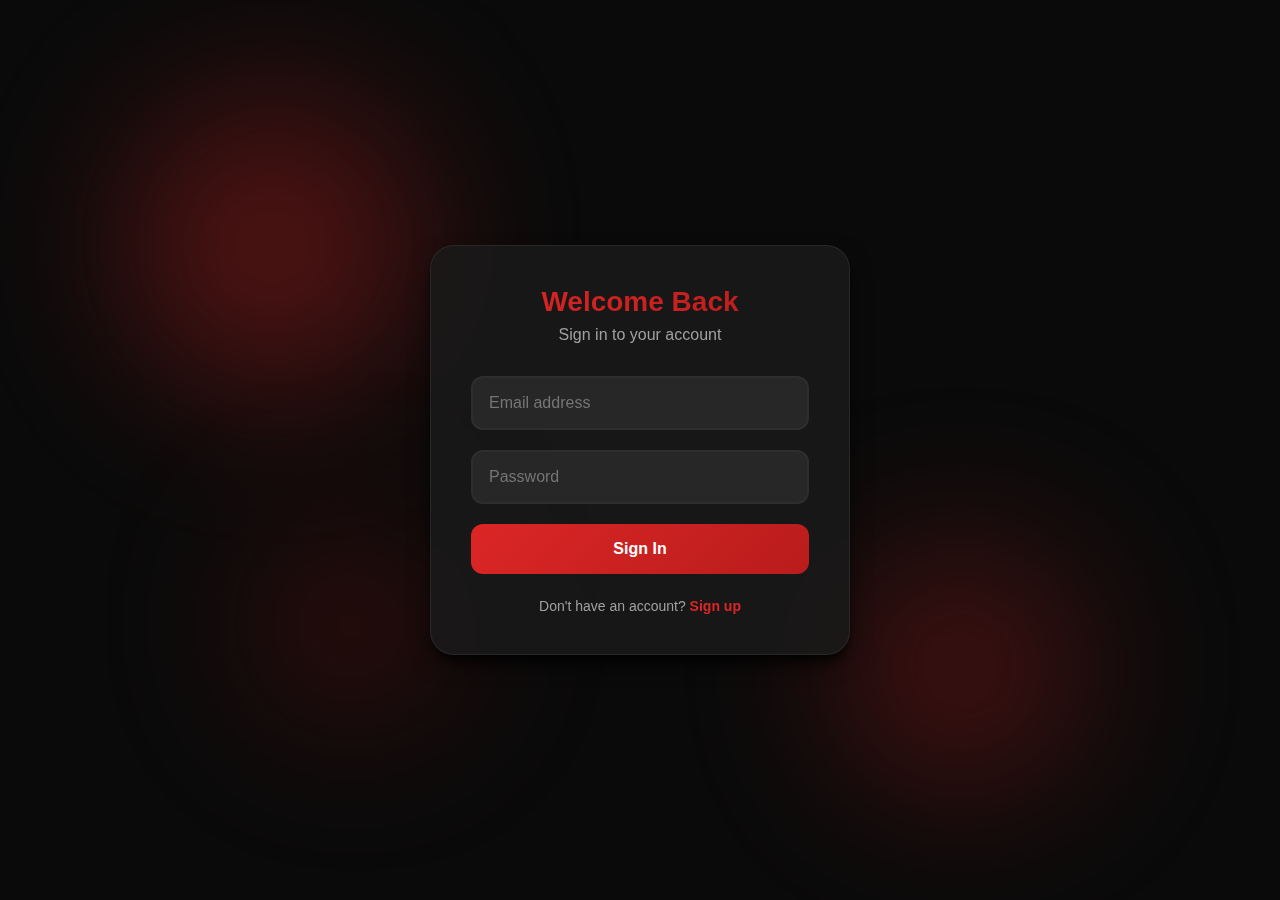
<file: index.html>
<!DOCTYPE html>
<html lang="en">
<head>
    <meta charset="UTF-8">
    <meta name="viewport" content="width=device-width, initial-scale=1.0">
    <title>Login - Modern Auth</title>
    <link rel="stylesheet" href="styles.css">
</head>
<body>
    <div class="container">
        <!-- Background blur elements -->
        <div class="blur-element blur-1"></div>
        <div class="blur-element blur-2"></div>
        <div class="blur-element blur-3"></div>
        
        <!-- Main content -->
        <div class="auth-container">
            <div class="auth-card">
                <div class="card-header">
                    <h1>Welcome Back</h1>
                    <p>Sign in to your account</p>
                </div>
                
                <form class="auth-form" id="loginForm">
                    <div class="form-group">
                        <div class="input-wrapper">
                            <input type="email" id="email" placeholder="Email address" required>
                            <div class="input-focus-border"></div>
                        </div>
                    </div>
                    
                    <div class="form-group">
                        <div class="input-wrapper">
                            <input type="password" id="password" placeholder="Password" required>
                            <div class="input-focus-border"></div>
                            <button type="button" class="toggle-password">
                                <i class="fas fa-eye"></i>
                            </button>
                        </div>
                    </div>
                    
                    <button type="submit" class="submit-btn">
                        <span>Sign In</span>
                    </button>
                </form>
                
                <div class="auth-footer">
                    <p>Don't have an account? <a href="register.html" class="link-btn">Sign up</a></p>
                </div>
            </div>
        </div>
    </div>
    
    <script src="script.js"></script>
</body>
</html>
</file>
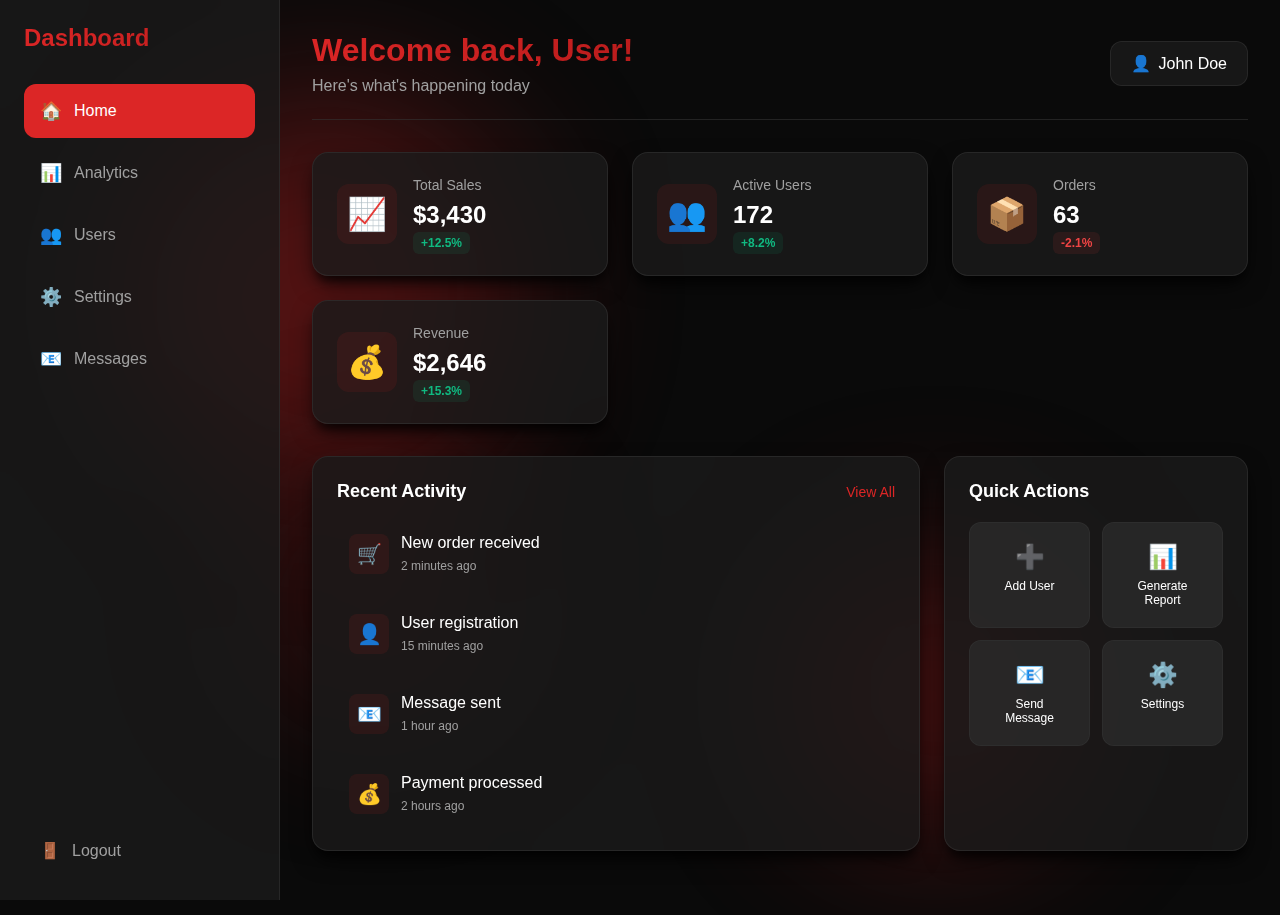
<file: dashboard.html>
<!DOCTYPE html>
<html lang="en">
<head>
    <meta charset="UTF-8">
    <meta name="viewport" content="width=device-width, initial-scale=1.0">
    <title>Dashboard - Modern App</title>
    <link rel="stylesheet" href="dashboard.css">
</head>
<body>
    <div class="container">
        <!-- Background blur elements -->
        <div class="blur-element blur-1"></div>
        <div class="blur-element blur-2"></div>
        <div class="blur-element blur-3"></div>
        
        <!-- Sidebar -->
        <aside class="sidebar">
            <div class="sidebar-header">
                <h2>Dashboard</h2>
            </div>
            
            <nav class="sidebar-nav">
                <a href="#" class="nav-item active">
                    <span>🏠</span>
                    <span>Home</span>
                </a>
                <a href="#" class="nav-item">
                    <span>📊</span>
                    <span>Analytics</span>
                </a>
                <a href="#" class="nav-item">
                    <span>👥</span>
                    <span>Users</span>
                </a>
                <a href="#" class="nav-item">
                    <span>⚙️</span>
                    <span>Settings</span>
                </a>
                <a href="#" class="nav-item">
                    <span>📧</span>
                    <span>Messages</span>
                </a>
            </nav>
            
            <div class="sidebar-footer">
                <a href="index.html" class="logout-btn">
                    <span>🚪</span>
                    <span>Logout</span>
                </a>
            </div>
        </aside>
        
        <!-- Main content -->
        <main class="main-content">
            <!-- Header -->
            <header class="header">
                <div class="header-left">
                    <h1>Welcome back, User!</h1>
                    <p>Here's what's happening today</p>
                </div>
                <div class="header-right">
                    <div class="user-info">
                        <span>👤</span>
                        <span>John Doe</span>
                    </div>
                </div>
            </header>
            
            <!-- Stats cards -->
            <section class="stats-section">
                <div class="stats-grid">
                    <div class="stat-card">
                        <div class="stat-icon">📈</div>
                        <div class="stat-content">
                            <h3>Total Sales</h3>
                            <p class="stat-number">$24,500</p>
                            <span class="stat-change positive">+12.5%</span>
                        </div>
                    </div>
                    
                    <div class="stat-card">
                        <div class="stat-icon">👥</div>
                        <div class="stat-content">
                            <h3>Active Users</h3>
                            <p class="stat-number">1,234</p>
                            <span class="stat-change positive">+8.2%</span>
                        </div>
                    </div>
                    
                    <div class="stat-card">
                        <div class="stat-icon">📦</div>
                        <div class="stat-content">
                            <h3>Orders</h3>
                            <p class="stat-number">456</p>
                            <span class="stat-change negative">-2.1%</span>
                        </div>
                    </div>
                    
                    <div class="stat-card">
                        <div class="stat-icon">💰</div>
                        <div class="stat-content">
                            <h3>Revenue</h3>
                            <p class="stat-number">$18,900</p>
                            <span class="stat-change positive">+15.3%</span>
                        </div>
                    </div>
                </div>
            </section>
            
            <!-- Charts and content -->
            <section class="content-section">
                <div class="content-grid">
                    <!-- Recent activity -->
                    <div class="content-card">
                        <div class="card-header">
                            <h3>Recent Activity</h3>
                            <button class="view-all-btn">View All</button>
                        </div>
                        <div class="activity-list">
                            <div class="activity-item">
                                <div class="activity-icon">🛒</div>
                                <div class="activity-content">
                                    <p>New order received</p>
                                    <span>2 minutes ago</span>
                                </div>
                            </div>
                            <div class="activity-item">
                                <div class="activity-icon">👤</div>
                                <div class="activity-content">
                                    <p>User registration</p>
                                    <span>15 minutes ago</span>
                                </div>
                            </div>
                            <div class="activity-item">
                                <div class="activity-icon">📧</div>
                                <div class="activity-content">
                                    <p>Message sent</p>
                                    <span>1 hour ago</span>
                                </div>
                            </div>
                            <div class="activity-item">
                                <div class="activity-icon">💰</div>
                                <div class="activity-content">
                                    <p>Payment processed</p>
                                    <span>2 hours ago</span>
                                </div>
                            </div>
                        </div>
                    </div>
                    
                    <!-- Quick actions -->
                    <div class="content-card">
                        <div class="card-header">
                            <h3>Quick Actions</h3>
                        </div>
                        <div class="actions-grid">
                            <button class="action-btn">
                                <span>➕</span>
                                <span>Add User</span>
                            </button>
                            <button class="action-btn">
                                <span>📊</span>
                                <span>Generate Report</span>
                            </button>
                            <button class="action-btn">
                                <span>📧</span>
                                <span>Send Message</span>
                            </button>
                            <button class="action-btn">
                                <span>⚙️</span>
                                <span>Settings</span>
                            </button>
                        </div>
                    </div>
                </div>
            </section>
        </main>
    </div>
    
    <script src="dashboard.js"></script>
</body>
</html>
</file>
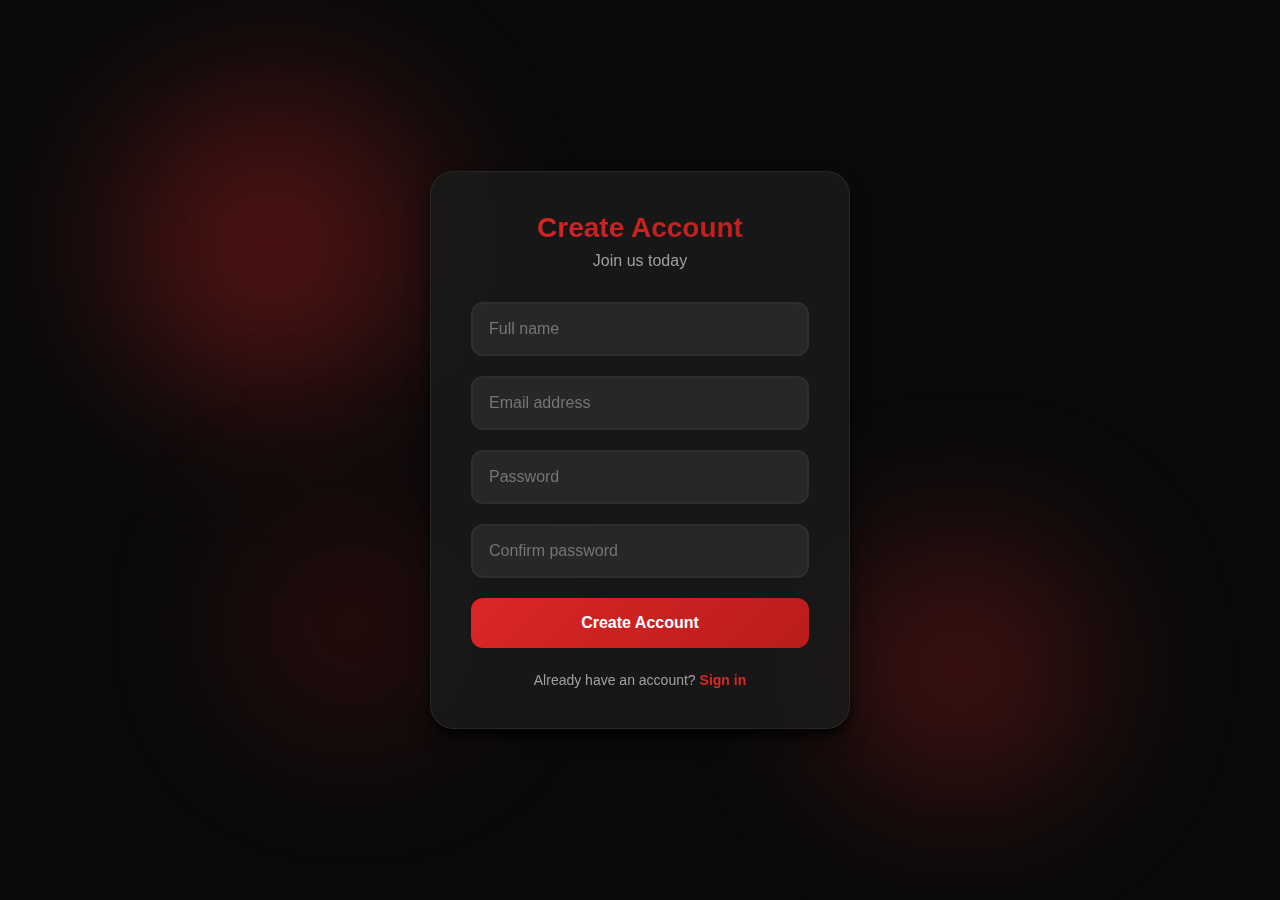
<file: register.html>
<!DOCTYPE html>
<html lang="en">
<head>
    <meta charset="UTF-8">
    <meta name="viewport" content="width=device-width, initial-scale=1.0">
    <title>Register - Modern Auth</title>
    <link rel="stylesheet" href="styles.css">
</head>
<body>
    <div class="container">
        <!-- Background blur elements -->
        <div class="blur-element blur-1"></div>
        <div class="blur-element blur-2"></div>
        <div class="blur-element blur-3"></div>
        
        <!-- Main content -->
        <div class="auth-container">
            <div class="auth-card">
                <div class="card-header">
                    <h1>Create Account</h1>
                    <p>Join us today</p>
                </div>
                
                <form class="auth-form" id="registerForm">
                    <div class="form-group">
                        <div class="input-wrapper">
                            <input type="text" id="fullName" placeholder="Full name" required>
                            <div class="input-focus-border"></div>
                        </div>
                    </div>
                    
                    <div class="form-group">
                        <div class="input-wrapper">
                            <input type="email" id="email" placeholder="Email address" required>
                            <div class="input-focus-border"></div>
                        </div>
                    </div>
                    
                    <div class="form-group">
                        <div class="input-wrapper">
                            <input type="password" id="password" placeholder="Password" required>
                            <div class="input-focus-border"></div>
                            <button type="button" class="toggle-password">
                                <i class="fas fa-eye"></i>
                            </button>
                        </div>
                    </div>
                    
                    <div class="form-group">
                        <div class="input-wrapper">
                            <input type="password" id="confirmPassword" placeholder="Confirm password" required>
                            <div class="input-focus-border"></div>
                            <button type="button" class="toggle-password">
                                <i class="fas fa-eye"></i>
                            </button>
                        </div>
                    </div>
                    
                    <button type="submit" class="submit-btn">
                        <span>Create Account</span>
                    </button>
                </form>
                
                <div class="auth-footer">
                    <p>Already have an account? <a href="index.html" class="link-btn">Sign in</a></p>
                </div>
            </div>
        </div>
    </div>
    
    <script src="script.js"></script>
</body>
</html>
</file>
<file: styles.css>
:root {
    --bg-primary: #0a0a0a;
    --bg-secondary: rgba(26, 26, 26, 0.8);
    --text-primary: #ffffff;
    --text-secondary: #a0a0a0;
    --accent-primary: #dc2626;
    --accent-secondary: #b91c1c;
    --border-color: rgba(51, 51, 51, 0.6);
    --input-bg: rgba(42, 42, 42, 0.8);
    --card-shadow: 0 10px 25px -5px rgba(0, 0, 0, 0.8), 0 10px 10px -5px rgba(0, 0, 0, 0.6);
    --blur-bg: rgba(0, 0, 0, 0.3);
    --social-btn-bg: rgba(42, 42, 42, 0.8);
    --social-btn-hover: rgba(64, 64, 64, 0.8);
}

[data-theme="light"] {
    --bg-primary: #f8fafc;
    --bg-secondary: #ffffff;
    --text-primary: #1e293b;
    --text-secondary: #64748b;
    --accent-primary: #3b82f6;
    --accent-secondary: #1d4ed8;
    --border-color: #e2e8f0;
    --input-bg: #ffffff;
    --card-shadow: 0 10px 25px -5px rgba(0, 0, 0, 0.1), 0 10px 10px -5px rgba(0, 0, 0, 0.04);
    --blur-bg: rgba(255, 255, 255, 0.1);
    --social-btn-bg: #f1f5f9;
    --social-btn-hover: #e2e8f0;
}

* {
    margin: 0;
    padding: 0;
    box-sizing: border-box;
}

body {
    font-family: 'Inter', -apple-system, BlinkMacSystemFont, 'Segoe UI', Roboto, sans-serif;
    background: var(--bg-primary);
    color: var(--text-primary);
    min-height: 100vh;
    transition: all 0.3s ease;
    overflow-x: hidden;
}

.container {
    min-height: 100vh;
    display: flex;
    align-items: center;
    justify-content: center;
    position: relative;
    padding: 20px;
}

.blur-element {
    position: absolute;
    border-radius: 50%;
    filter: blur(80px);
    opacity: 0.4;
    animation: float 6s ease-in-out infinite;
}

.blur-1 {
    width: 300px;
    height: 300px;
    background: linear-gradient(45deg, #dc2626, #991b1b);
    top: 10%;
    left: 10%;
    animation-delay: 0s;
}

.blur-2 {
    width: 250px;
    height: 250px;
    background: linear-gradient(45deg, #b91c1c, #7f1d1d);
    top: 60%;
    right: 15%;
    animation-delay: 2s;
}

.blur-3 {
    width: 200px;
    height: 200px;
    background: linear-gradient(45deg, #991b1b, #450a0a);
    bottom: 20%;
    left: 20%;
    animation-delay: 4s;
}

@keyframes float {
    0%, 100% {
        transform: translateY(0px) rotate(0deg);
    }
    33% {
        transform: translateY(-20px) rotate(120deg);
    }
    66% {
        transform: translateY(10px) rotate(240deg);
    }
}

.auth-container {
    position: relative;
    z-index: 10;
    width: 100%;
    max-width: 420px;
}

.auth-card {
    background: var(--bg-secondary);
    backdrop-filter: blur(20px);
    border: 1px solid var(--border-color);
    border-radius: 24px;
    padding: 40px;
    box-shadow: var(--card-shadow);
    transition: all 0.3s ease;
    animation: slideUp 0.6s ease-out;
}

.auth-card:hover {
    transform: translateY(-5px);
    box-shadow: 0 20px 40px -10px rgba(0, 0, 0, 0.4);
}

@keyframes slideUp {
    from {
        opacity: 0;
        transform: translateY(30px);
    }
    to {
        opacity: 1;
        transform: translateY(0);
    }
}

.card-header {
    text-align: center;
    margin-bottom: 32px;
}

.card-header h1 {
    font-size: 28px;
    font-weight: 700;
    margin-bottom: 8px;
    background: linear-gradient(135deg, var(--accent-primary), var(--accent-secondary));
    -webkit-background-clip: text;
    -webkit-text-fill-color: transparent;
    background-clip: text;
}

.card-header p {
    color: var(--text-secondary);
    font-size: 16px;
}

.auth-form {
    margin-bottom: 24px;
}

.form-group {
    margin-bottom: 20px;
}

.input-wrapper {
    position: relative;
    display: flex;
    align-items: center;
}

.input-wrapper input {
    width: 100%;
    padding: 16px;
    border: 2px solid var(--border-color);
    border-radius: 12px;
    background: var(--input-bg);
    color: var(--text-primary);
    font-size: 16px;
    transition: all 0.3s ease;
    backdrop-filter: blur(10px);
}

.input-wrapper input:focus {
    outline: none;
    border-color: var(--accent-primary);
    box-shadow: 0 0 0 3px rgba(220, 38, 38, 0.1);
}

.input-focus-border {
    position: absolute;
    top: 0;
    left: 0;
    right: 0;
    bottom: 0;
    border-radius: 12px;
    pointer-events: none;
    transition: all 0.3s ease;
}

.input-wrapper input:focus ~ .input-focus-border {
    border: 2px solid var(--accent-primary);
    box-shadow: 0 0 0 3px rgba(220, 38, 38, 0.1);
}

.toggle-password {
    position: absolute;
    right: 16px;
    background: none;
    border: none;
    color: var(--text-secondary);
    cursor: pointer;
    padding: 4px;
    border-radius: 4px;
    transition: all 0.3s ease;
    font-size: 16px;
}

.toggle-password:hover {
    color: var(--accent-primary);
    background: rgba(220, 38, 38, 0.1);
}

.submit-btn {
    width: 100%;
    padding: 16px;
    background: linear-gradient(135deg, var(--accent-primary), var(--accent-secondary));
    color: white;
    border: none;
    border-radius: 12px;
    font-size: 16px;
    font-weight: 600;
    cursor: pointer;
    transition: all 0.3s ease;
    display: flex;
    align-items: center;
    justify-content: center;
    gap: 8px;
    position: relative;
    overflow: hidden;
}

.submit-btn::before {
    content: '';
    position: absolute;
    top: 0;
    left: -100%;
    width: 100%;
    height: 100%;
    background: linear-gradient(90deg, transparent, rgba(255, 255, 255, 0.2), transparent);
    transition: left 0.5s ease;
}

.submit-btn:hover::before {
    left: 100%;
}

.submit-btn:hover {
    transform: translateY(-2px);
    box-shadow: 0 10px 25px rgba(220, 38, 38, 0.4);
}

.submit-btn:active {
    transform: translateY(0);
}

.auth-footer {
    text-align: center;
    color: var(--text-secondary);
    font-size: 14px;
}

.link-btn {
    color: var(--accent-primary);
    text-decoration: none;
    font-weight: 600;
    transition: color 0.3s ease;
}

.link-btn:hover {
    color: var(--accent-secondary);
}

@media (max-width: 480px) {
    .container {
        padding: 16px;
    }
    
    .auth-card {
        padding: 24px;
        border-radius: 20px;
    }
    
    .card-header h1 {
        font-size: 24px;
    }
}

.submit-btn.loading {
    pointer-events: none;
}

.submit-btn.loading span {
    opacity: 0;
}

.submit-btn.loading::after {
    content: '';
    position: absolute;
    width: 20px;
    height: 20px;
    border: 2px solid transparent;
    border-top: 2px solid white;
    border-radius: 50%;
    animation: spin 1s linear infinite;
}

@keyframes spin {
    0% { transform: rotate(0deg); }
    100% { transform: rotate(360deg); }
}

input:focus,
button:focus {
    outline: 2px solid var(--accent-primary);
    outline-offset: 2px;
}

* {
    transition: background-color 0.3s ease, color 0.3s ease, border-color 0.3s ease;
}
</file>
<file: dashboard.css>
:root {
    --bg-primary: #0a0a0a;
    --bg-secondary: rgba(26, 26, 26, 0.8);
    --text-primary: #ffffff;
    --text-secondary: #a0a0a0;
    --accent-primary: #dc2626;
    --accent-secondary: #b91c1c;
    --border-color: rgba(51, 51, 51, 0.6);
    --input-bg: rgba(42, 42, 42, 0.8);
    --card-shadow: 0 10px 25px -5px rgba(0, 0, 0, 0.8), 0 10px 10px -5px rgba(0, 0, 0, 0.6);
    --blur-bg: rgba(0, 0, 0, 0.3);
    --success-color: #10b981;
    --warning-color: #f59e0b;
    --danger-color: #ef4444;
}

* {
    margin: 0;
    padding: 0;
    box-sizing: border-box;
}

body {
    font-family: 'Inter', -apple-system, BlinkMacSystemFont, 'Segoe UI', Roboto, sans-serif;
    background: var(--bg-primary);
    color: var(--text-primary);
    min-height: 100vh;
    transition: all 0.3s ease;
    overflow-x: hidden;
}

.container {
    min-height: 100vh;
    display: flex;
    position: relative;
}

.blur-element {
    position: fixed;
    border-radius: 50%;
    filter: blur(80px);
    opacity: 0.4;
    animation: float 6s ease-in-out infinite;
    z-index: -1;
}

.blur-1 {
    width: 400px;
    height: 400px;
    background: linear-gradient(45deg, #dc2626, #991b1b);
    top: 10%;
    left: 10%;
    animation-delay: 0s;
}

.blur-2 {
    width: 300px;
    height: 300px;
    background: linear-gradient(45deg, #b91c1c, #7f1d1d);
    top: 60%;
    right: 15%;
    animation-delay: 2s;
}

.blur-3 {
    width: 250px;
    height: 250px;
    background: linear-gradient(45deg, #991b1b, #450a0a);
    bottom: 20%;
    left: 20%;
    animation-delay: 4s;
}

@keyframes float {
    0%, 100% {
        transform: translateY(0px) rotate(0deg);
    }
    33% {
        transform: translateY(-20px) rotate(120deg);
    }
    66% {
        transform: translateY(10px) rotate(240deg);
    }
}

.sidebar {
    width: 280px;
    background: var(--bg-secondary);
    backdrop-filter: blur(20px);
    border-right: 1px solid var(--border-color);
    display: flex;
    flex-direction: column;
    padding: 24px;
    position: fixed;
    height: 100vh;
    z-index: 100;
}

.sidebar-header h2 {
    font-size: 24px;
    font-weight: 700;
    margin-bottom: 32px;
    background: linear-gradient(135deg, var(--accent-primary), var(--accent-secondary));
    -webkit-background-clip: text;
    -webkit-text-fill-color: transparent;
    background-clip: text;
}

.sidebar-nav {
    flex: 1;
    display: flex;
    flex-direction: column;
    gap: 8px;
}

.nav-item {
    display: flex;
    align-items: center;
    gap: 12px;
    padding: 16px;
    border-radius: 12px;
    color: var(--text-secondary);
    text-decoration: none;
    transition: all 0.3s ease;
    font-weight: 500;
}

.nav-item:hover {
    background: rgba(220, 38, 38, 0.1);
    color: var(--accent-primary);
    transform: translateX(5px);
}

.nav-item.active {
    background: var(--accent-primary);
    color: white;
}

.nav-item span:first-child {
    font-size: 18px;
}

.sidebar-footer {
    margin-top: auto;
}

.logout-btn {
    display: flex;
    align-items: center;
    gap: 12px;
    padding: 16px;
    border-radius: 12px;
    color: var(--text-secondary);
    text-decoration: none;
    transition: all 0.3s ease;
    font-weight: 500;
}

.logout-btn:hover {
    background: rgba(239, 68, 68, 0.1);
    color: #ef4444;
    transform: translateX(5px);
}

.main-content {
    flex: 1;
    margin-left: 280px;
    padding: 32px;
    min-height: 100vh;
}

.header {
    display: flex;
    justify-content: space-between;
    align-items: center;
    margin-bottom: 32px;
    padding-bottom: 24px;
    border-bottom: 1px solid var(--border-color);
}

.header-left h1 {
    font-size: 32px;
    font-weight: 700;
    margin-bottom: 8px;
    background: linear-gradient(135deg, var(--accent-primary), var(--accent-secondary));
    -webkit-background-clip: text;
    -webkit-text-fill-color: transparent;
    background-clip: text;
}

.header-left p {
    color: var(--text-secondary);
    font-size: 16px;
}

.user-info {
    display: flex;
    align-items: center;
    gap: 8px;
    padding: 12px 20px;
    background: var(--bg-secondary);
    border: 1px solid var(--border-color);
    border-radius: 12px;
    font-weight: 500;
}

.stats-section {
    margin-bottom: 32px;
}

.stats-grid {
    display: grid;
    grid-template-columns: repeat(auto-fit, minmax(250px, 1fr));
    gap: 24px;
}

.stat-card {
    background: var(--bg-secondary);
    backdrop-filter: blur(20px);
    border: 1px solid var(--border-color);
    border-radius: 16px;
    padding: 24px;
    box-shadow: var(--card-shadow);
    transition: all 0.3s ease;
    display: flex;
    align-items: center;
    gap: 16px;
}

.stat-card:hover {
    transform: translateY(-5px);
    box-shadow: 0 20px 40px -10px rgba(0, 0, 0, 0.4);
}

.stat-icon {
    font-size: 32px;
    width: 60px;
    height: 60px;
    display: flex;
    align-items: center;
    justify-content: center;
    background: rgba(220, 38, 38, 0.1);
    border-radius: 12px;
}

.stat-content h3 {
    font-size: 14px;
    color: var(--text-secondary);
    margin-bottom: 8px;
    font-weight: 500;
}

.stat-number {
    font-size: 24px;
    font-weight: 700;
    margin-bottom: 4px;
}

.stat-change {
    font-size: 12px;
    font-weight: 600;
    padding: 4px 8px;
    border-radius: 6px;
}

.stat-change.positive {
    background: rgba(16, 185, 129, 0.1);
    color: #10b981;
}

.stat-change.negative {
    background: rgba(239, 68, 68, 0.1);
    color: #ef4444;
}

.content-section {
    margin-bottom: 32px;
}

.content-grid {
    display: grid;
    grid-template-columns: 2fr 1fr;
    gap: 24px;
}

.content-card {
    background: var(--bg-secondary);
    backdrop-filter: blur(20px);
    border: 1px solid var(--border-color);
    border-radius: 16px;
    padding: 24px;
    box-shadow: var(--card-shadow);
    transition: all 0.3s ease;
}

.content-card:hover {
    transform: translateY(-2px);
    box-shadow: 0 15px 30px -10px rgba(0, 0, 0, 0.4);
}

.card-header {
    display: flex;
    justify-content: space-between;
    align-items: center;
    margin-bottom: 20px;
}

.card-header h3 {
    font-size: 18px;
    font-weight: 600;
}

.view-all-btn {
    background: none;
    border: none;
    color: var(--accent-primary);
    cursor: pointer;
    font-size: 14px;
    font-weight: 500;
    transition: color 0.3s ease;
}

.view-all-btn:hover {
    color: var(--accent-secondary);
}

.activity-list {
    display: flex;
    flex-direction: column;
    gap: 16px;
}

.activity-item {
    display: flex;
    align-items: center;
    gap: 12px;
    padding: 12px;
    border-radius: 8px;
    transition: all 0.3s ease;
}

.activity-item:hover {
    background: rgba(220, 38, 38, 0.05);
}

.activity-icon {
    font-size: 20px;
    width: 40px;
    height: 40px;
    display: flex;
    align-items: center;
    justify-content: center;
    background: rgba(220, 38, 38, 0.1);
    border-radius: 8px;
}

.activity-content p {
    font-weight: 500;
    margin-bottom: 4px;
}

.activity-content span {
    font-size: 12px;
    color: var(--text-secondary);
}

.actions-grid {
    display: grid;
    grid-template-columns: repeat(2, 1fr);
    gap: 12px;
}

.action-btn {
    display: flex;
    flex-direction: column;
    align-items: center;
    gap: 8px;
    padding: 20px;
    background: var(--input-bg);
    border: 1px solid var(--border-color);
    border-radius: 12px;
    color: var(--text-primary);
    cursor: pointer;
    transition: all 0.3s ease;
    font-weight: 500;
}

.action-btn:hover {
    background: rgba(220, 38, 38, 0.1);
    border-color: var(--accent-primary);
    transform: translateY(-2px);
}

.action-btn span:first-child {
    font-size: 24px;
}

.action-btn span:last-child {
    font-size: 12px;
}

@media (max-width: 1024px) {
    .content-grid {
        grid-template-columns: 1fr;
    }
}

@media (max-width: 768px) {
    .sidebar {
        width: 100%;
        height: auto;
        position: relative;
        padding: 16px;
    }
    
    .main-content {
        margin-left: 0;
        padding: 16px;
    }
    
    .stats-grid {
        grid-template-columns: repeat(auto-fit, minmax(200px, 1fr));
        gap: 16px;
    }
    
    .header {
        flex-direction: column;
        align-items: flex-start;
        gap: 16px;
    }
    
    .actions-grid {
        grid-template-columns: 1fr;
    }
}

@keyframes slideInUp {
    from {
        opacity: 0;
        transform: translateY(30px);
    }
    to {
        opacity: 1;
        transform: translateY(0);
    }
}

.stat-card,
.content-card {
    animation: slideInUp 0.6s ease-out;
}

.stat-card:nth-child(1) { animation-delay: 0.1s; }
.stat-card:nth-child(2) { animation-delay: 0.2s; }
.stat-card:nth-child(3) { animation-delay: 0.3s; }
.stat-card:nth-child(4) { animation-delay: 0.4s; }

button:focus,
a:focus {
    outline: 2px solid var(--accent-primary);
    outline-offset: 2px;
}

* {
    transition: background-color 0.3s ease, color 0.3s ease, border-color 0.3s ease, transform 0.3s ease;
}
</file>
